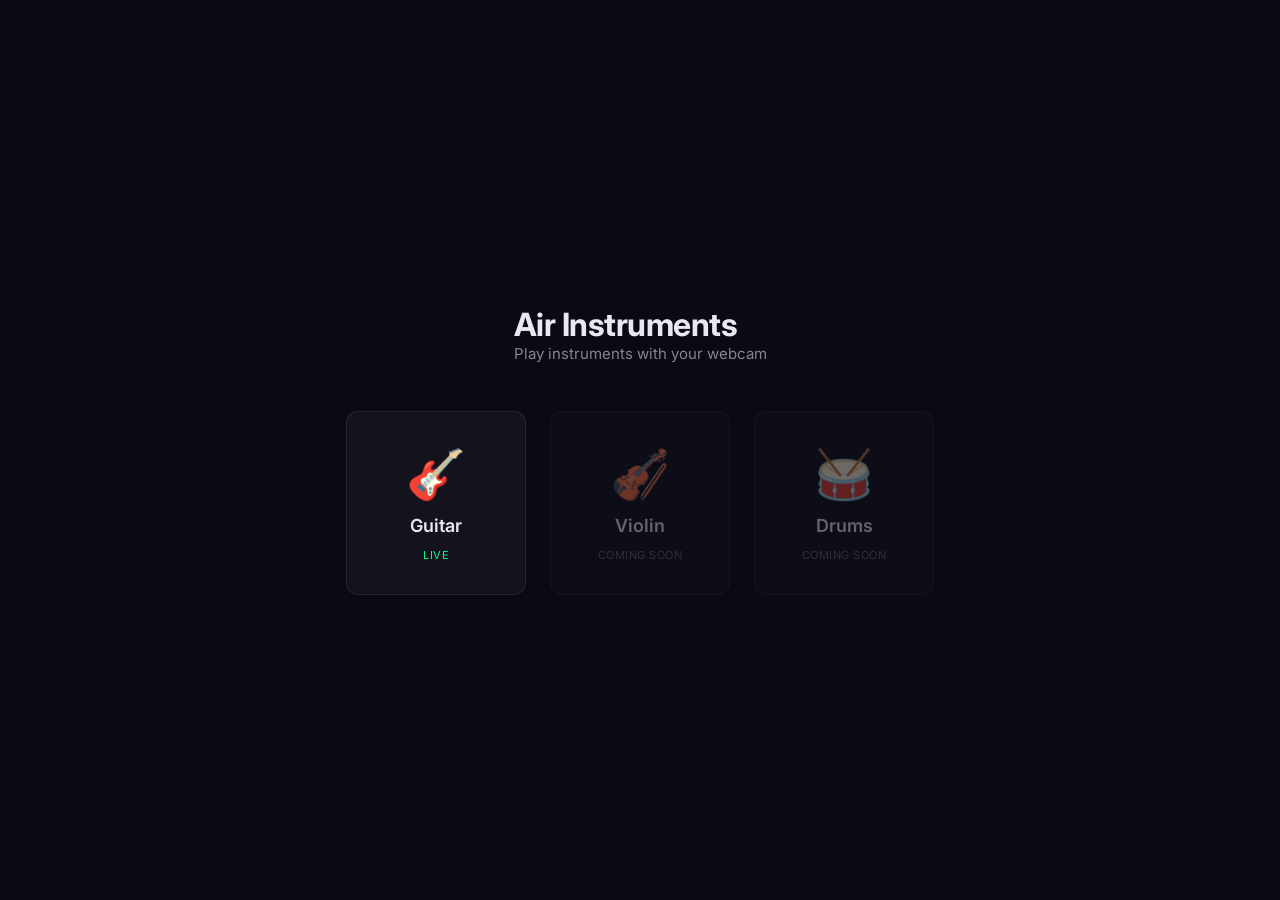
<file: index.html>
<!DOCTYPE html>
<html lang="en">
<head>
  <meta charset="UTF-8">
  <meta name="viewport" content="width=device-width, initial-scale=1.0">
  <title>Air Instruments</title>
  <link rel="preconnect" href="https://fonts.googleapis.com">
  <link rel="preconnect" href="https://fonts.gstatic.com" crossorigin>
  <link href="https://fonts.googleapis.com/css2?family=Inter:wght@400;500;600;700&display=swap" rel="stylesheet">
  <style>
    * { margin: 0; padding: 0; box-sizing: border-box; }
    body {
      font-family: 'Inter', sans-serif;
      background: #0a0a14;
      color: #e8e8f0;
      min-height: 100vh;
      display: flex;
      flex-direction: column;
      align-items: center;
      justify-content: center;
      gap: 48px;
    }
    h1 { font-size: 32px; font-weight: 700; letter-spacing: -0.5px; }
    p { color: rgba(255,255,255,0.5); font-size: 15px; }
    .instruments {
      display: flex;
      gap: 24px;
      flex-wrap: wrap;
      justify-content: center;
    }
    .instrument-card {
      display: flex;
      flex-direction: column;
      align-items: center;
      gap: 12px;
      padding: 32px 40px;
      border-radius: 12px;
      background: rgba(255,255,255,0.04);
      border: 1px solid rgba(255,255,255,0.08);
      text-decoration: none;
      color: #e8e8f0;
      transition: all 0.2s;
      min-width: 180px;
    }
    .instrument-card:hover {
      background: rgba(0, 212, 255, 0.08);
      border-color: rgba(0, 212, 255, 0.3);
      transform: translateY(-2px);
    }
    .instrument-card .icon { font-size: 48px; }
    .instrument-card .name { font-size: 18px; font-weight: 600; }
    .instrument-card .status {
      font-size: 11px;
      color: rgba(255,255,255,0.35);
      text-transform: uppercase;
      letter-spacing: 0.5px;
    }
    .instrument-card .status.live { color: #00ff88; }
    .coming-soon { opacity: 0.4; pointer-events: none; }
  </style>
</head>
<body>
  <div>
    <h1>Air Instruments</h1>
    <p>Play instruments with your webcam</p>
  </div>
  <div class="instruments">
    <a href="/guitar/" class="instrument-card">
      <span class="icon">🎸</span>
      <span class="name">Guitar</span>
      <span class="status live">Live</span>
    </a>
    <div class="instrument-card coming-soon">
      <span class="icon">🎻</span>
      <span class="name">Violin</span>
      <span class="status">Coming soon</span>
    </div>
    <div class="instrument-card coming-soon">
      <span class="icon">🥁</span>
      <span class="name">Drums</span>
      <span class="status">Coming soon</span>
    </div>
  </div>
</body>
</html>
</file>
